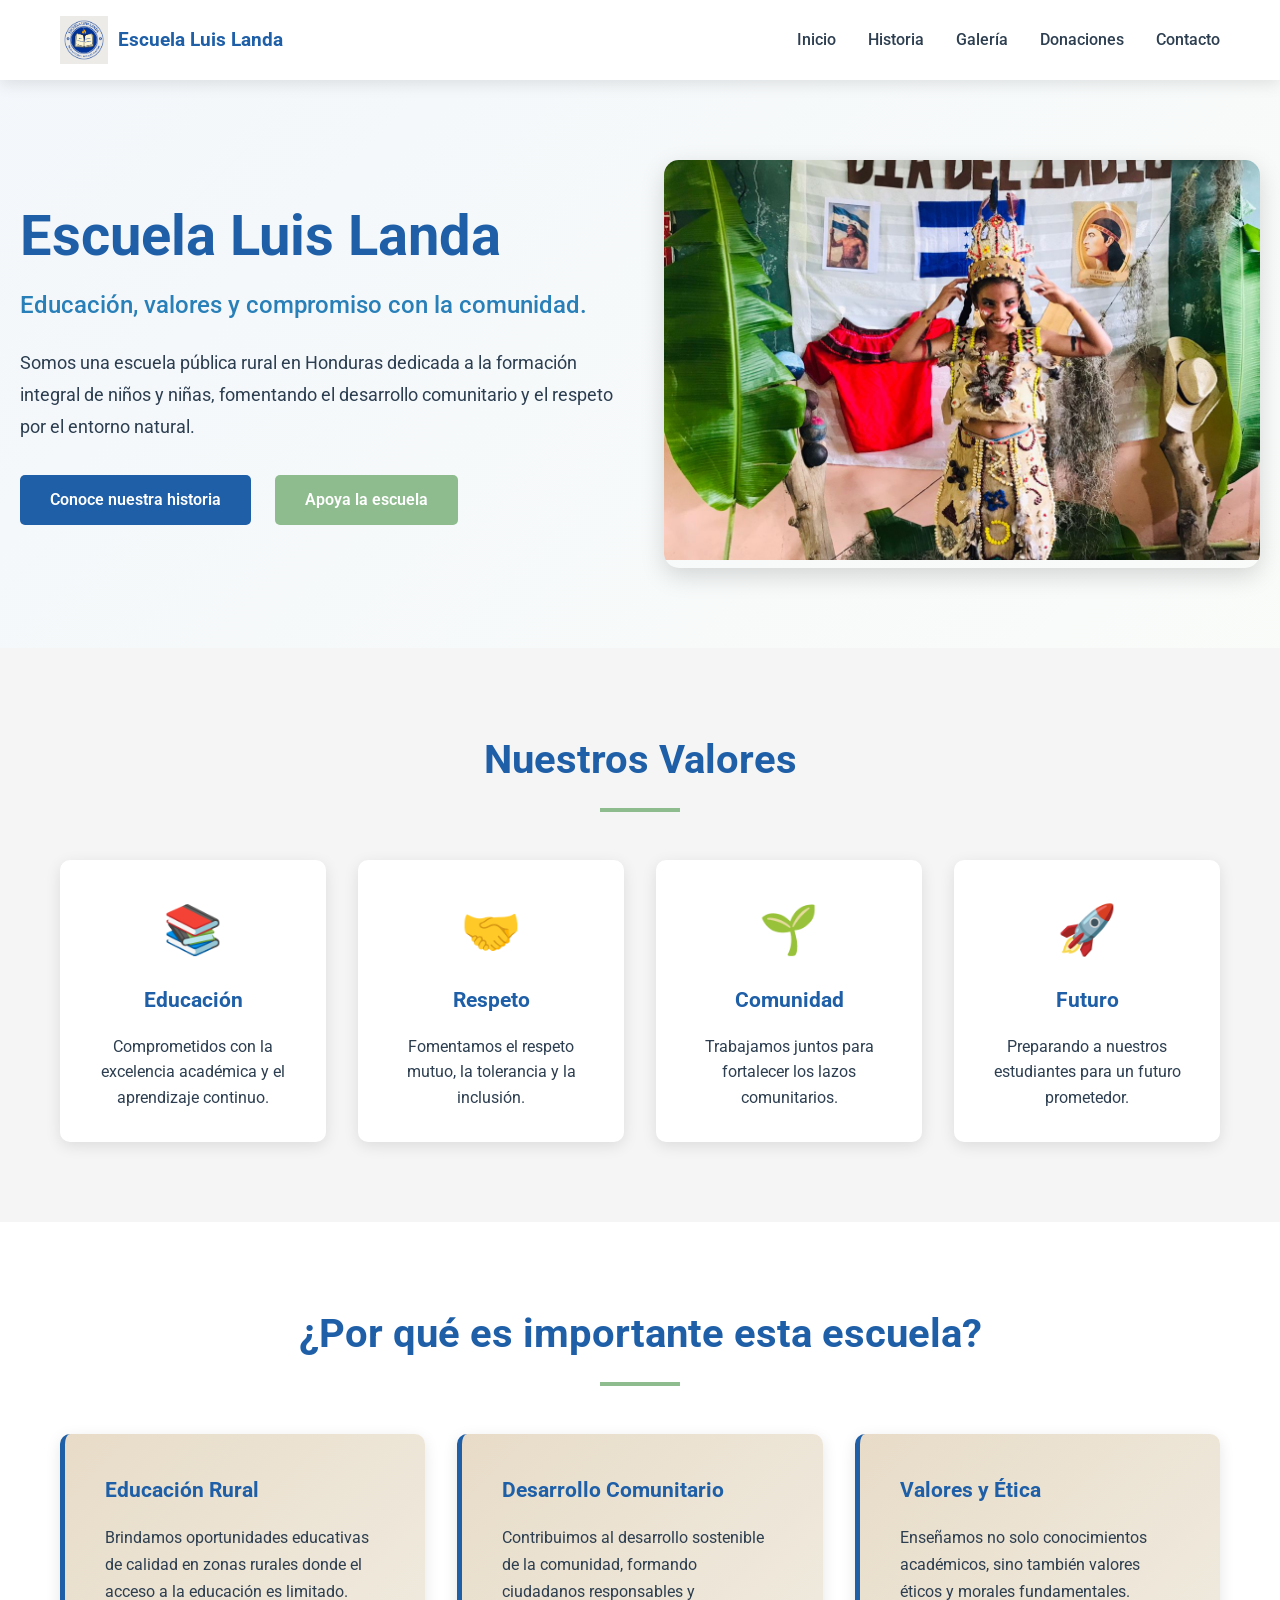
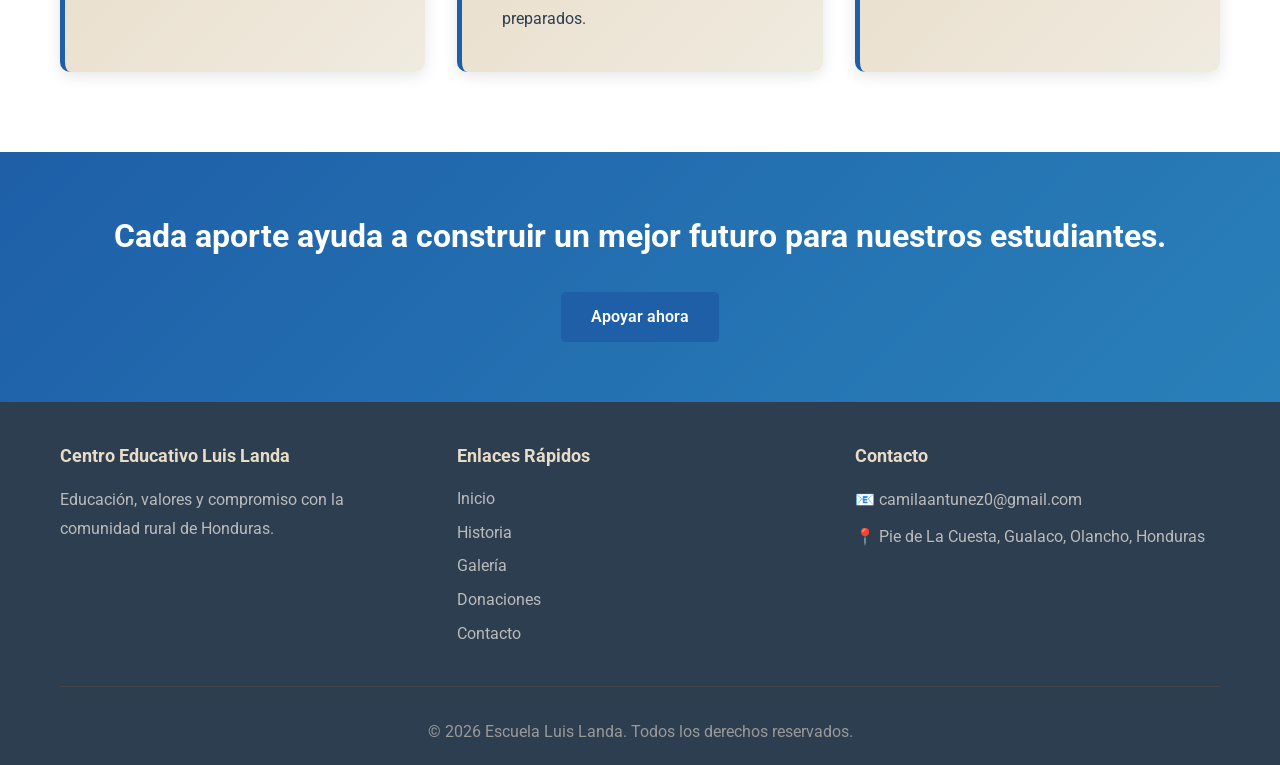
<file: index.html>
<!DOCTYPE html>
<html lang="es">
<head>
    <meta charset="UTF-8">
    <meta name="viewport" content="width=device-width, initial-scale=1.0">
    <title>Escuela Luis Landa</title>
    <link rel="stylesheet" href="css/styles.css">
    <link rel="icon" href="/src/LuisLandaWebsite/logo.png" type="image/x-icon">
    <link href="https://fonts.googleapis.com/css2?family=Roboto:wght@300;400;500;700&display=swap" rel="stylesheet">
</head>
<body>
    <header>
        <nav class="navbar">
            <div class="nav-container">
                <div class="logo">
                    <img src="/src/LuisLandaWebsite/logo.png" alt="Logo del Centro Educativo Luis Landa" class="logo-img">
                    <h1>Escuela Luis Landa</h1>
                </div>
                <ul class="nav-menu">
                    <li><a href="#inicio">Inicio</a></li>
                    <li><a href="historia.html">Historia</a></li>
                    <li><a href="galeria.html">Galería</a></li>
                    <li><a href="donaciones.html">Donaciones</a></li>
                    <li><a href="contacto.html">Contacto</a></li>
                </ul>
                <div class="hamburger">
                    <span class="bar"></span>
                    <span class="bar"></span>
                    <span class="bar"></span>
                </div>
            </div>
        </nav>
    </header>

    <main>
        <section id="inicio" class="hero">
            <div class="hero-content">
                <h2>Escuela Luis Landa</h2>
                <p class="hero-subtitle">Educación, valores y compromiso con la comunidad.</p>
                <p class="hero-text">Somos una escuela pública rural en Honduras dedicada a la formación integral de niños y niñas, fomentando el desarrollo comunitario y el respeto por el entorno natural.</p>
                <div class="hero-buttons">
                    <a href="historia.html" class="btn btn-primary">Conoce nuestra historia</a>
                    <a href="donaciones.html" class="btn btn-secondary">Apoya la escuela</a>
                </div>
            </div>
            <div class="hero-image">
                <img src="/src/LuisLandaWebsite/Pocahontas.jpeg" alt="Niña vestida con traje tradicional indigena">
            </div>
        </section>

        <section class="valores">
            <div class="container">
                <h2>Nuestros Valores</h2>
                <div class="valores-grid">
                    <div class="valor-card">
                        <div class="valor-icon">📚</div>
                        <h3>Educación</h3>
                        <p>Comprometidos con la excelencia académica y el aprendizaje continuo.</p>
                    </div>
                    <div class="valor-card">
                        <div class="valor-icon">🤝</div>
                        <h3>Respeto</h3>
                        <p>Fomentamos el respeto mutuo, la tolerancia y la inclusión.</p>
                    </div>
                    <div class="valor-card">
                        <div class="valor-icon">🌱</div>
                        <h3>Comunidad</h3>
                        <p>Trabajamos juntos para fortalecer los lazos comunitarios.</p>
                    </div>
                    <div class="valor-card">
                        <div class="valor-icon">🚀</div>
                        <h3>Futuro</h3>
                        <p>Preparando a nuestros estudiantes para un futuro prometedor.</p>
                    </div>
                </div>
            </div>
        </section>

        <section class="importancia">
            <div class="container">
                <h2>¿Por qué es importante esta escuela?</h2>
                <div class="importancia-grid">
                    <div class="importancia-card">
                        <h3>Educación Rural</h3>
                        <p>Brindamos oportunidades educativas de calidad en zonas rurales donde el acceso a la educación es limitado.</p>
                    </div>
                    <div class="importancia-card">
                        <h3>Desarrollo Comunitario</h3>
                        <p>Contribuimos al desarrollo sostenible de la comunidad, formando ciudadanos responsables y preparados.</p>
                    </div>
                    <div class="importancia-card">
                        <h3>Valores y Ética</h3>
                        <p>Enseñamos no solo conocimientos académicos, sino también valores éticos y morales fundamentales.</p>
                    </div>
                </div>
            </div>
        </section>

        <section class="cta-final">
            <div class="container">
                <h2>Cada aporte ayuda a construir un mejor futuro para nuestros estudiantes.</h2>
                <a href="donaciones.html" class="btn btn-primary">Apoyar ahora</a>
            </div>
        </section>
    </main>

    <footer>
        <div class="container">
            <div class="footer-content">
                <div class="footer-section">
                    <h3>Centro Educativo Luis Landa</h3>
                    <p>Educación, valores y compromiso con la comunidad rural de Honduras.</p>
                </div>
                <div class="footer-section">
                    <h3>Enlaces Rápidos</h3>
                    <ul>
                        <li><a href="#inicio">Inicio</a></li>
                        <li><a href="historia.html">Historia</a></li>
                        <li><a href="galeria.html">Galería</a></li>
                        <li><a href="donaciones.html">Donaciones</a></li>
                        <li><a href="contacto.html">Contacto</a></li>
                    </ul>
                </div>
                <div class="footer-section">
                    <h3>Contacto</h3>
                    <p>📧 camilaantunez0@gmail.com</p>
                    <p>📍 Pie de La Cuesta, Gualaco, Olancho, Honduras</p>
                </div>
            </div>
            <div class="footer-bottom">
                <p>&copy; 2026 Escuela Luis Landa. Todos los derechos reservados.</p>
            </div>
        </div>
    </footer>

    <script src="js/script.js"></script>
</body>
</html>
</file>
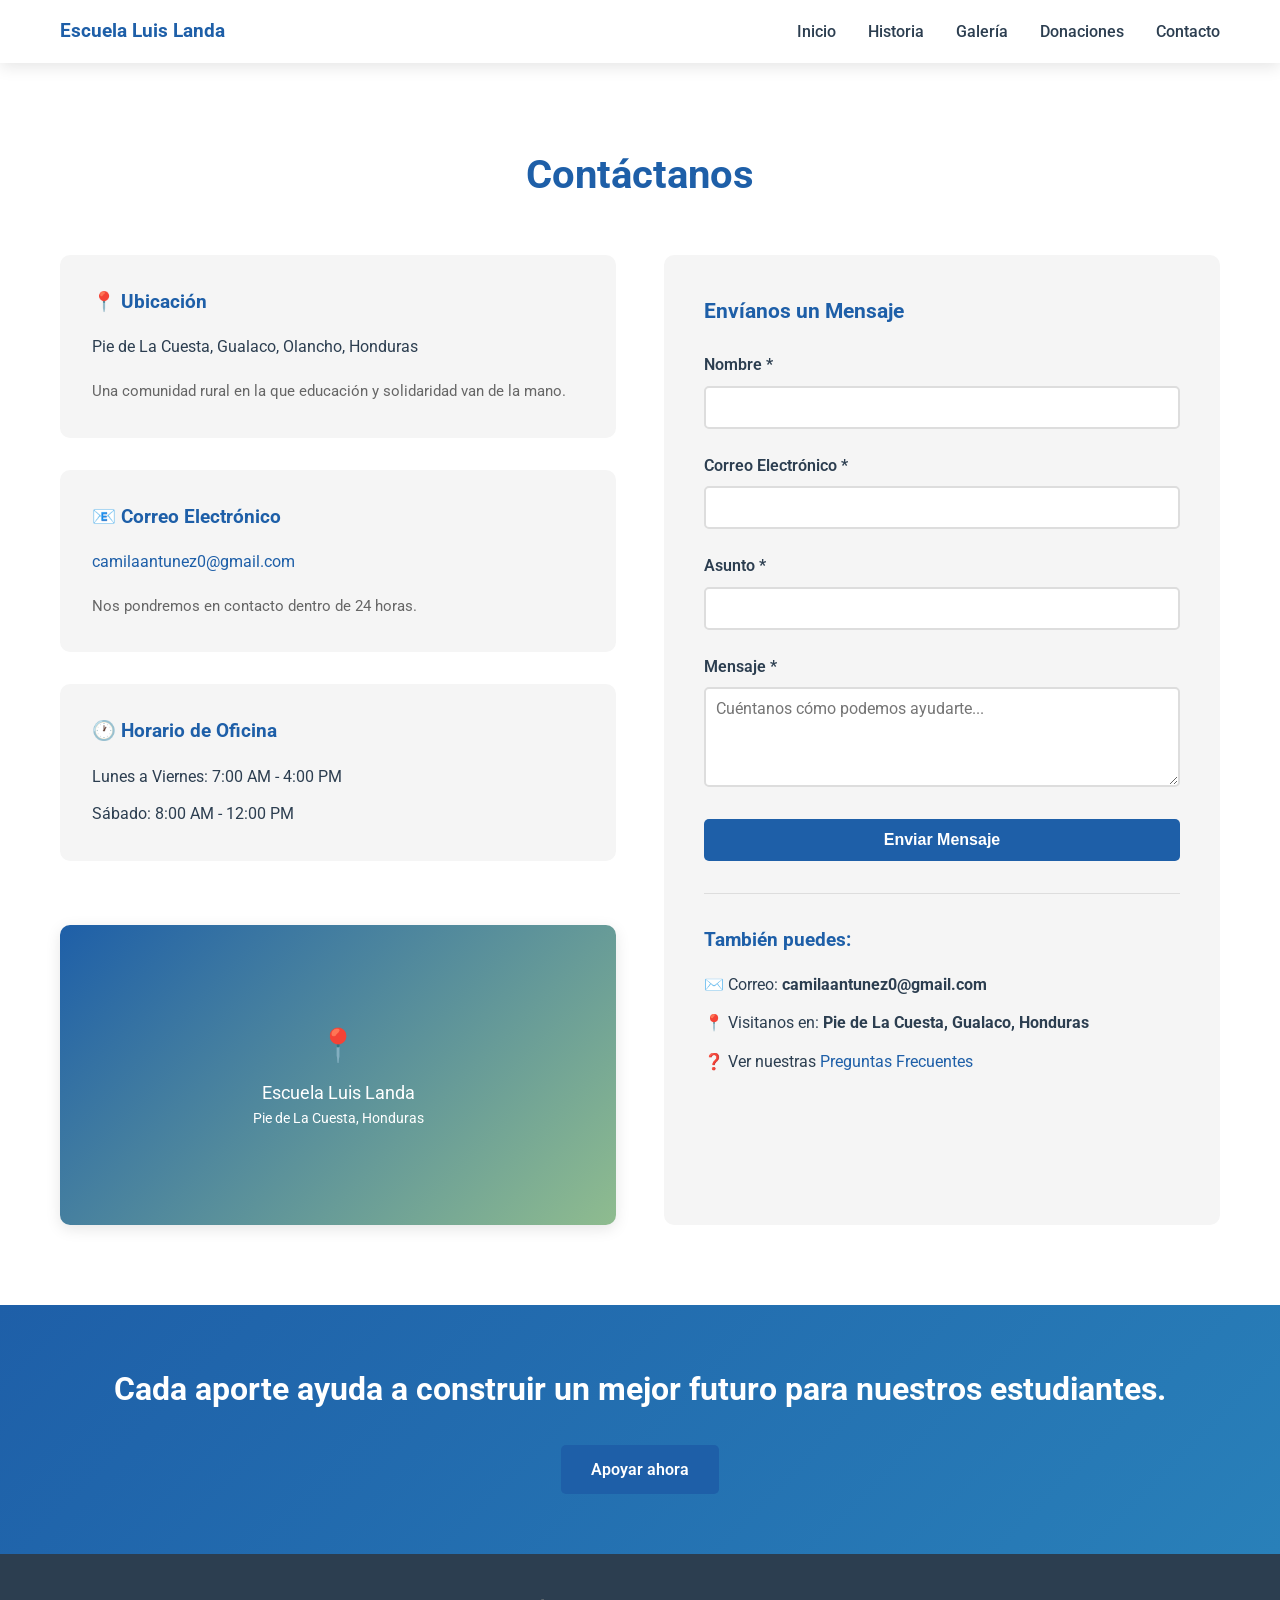
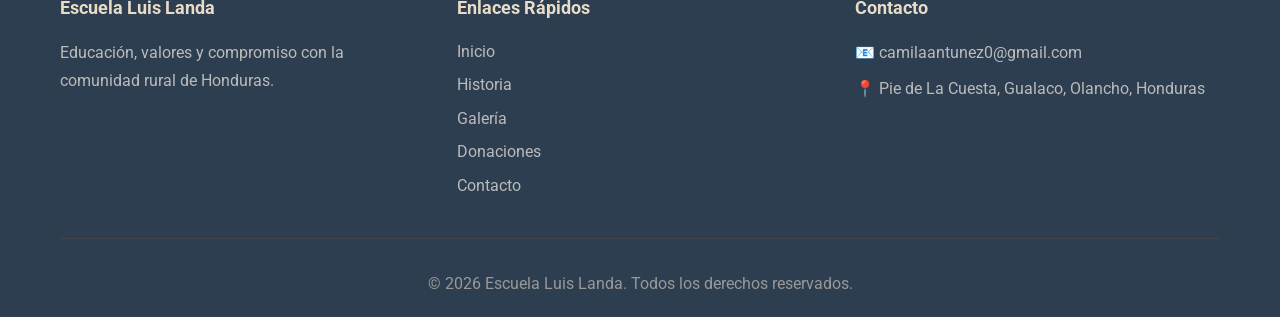
<file: contacto.html>
<!DOCTYPE html>
<html lang="es">
<head>
    <meta charset="UTF-8">
    <meta name="viewport" content="width=device-width, initial-scale=1.0">
    <title>Contacto - Escuela Luis Landa</title>
    <link rel="stylesheet" href="css/styles.css">
    <link rel="icon" href="/src/LuisLandaWebsite/logo.png" type="image/x-icon">
    <link href="https://fonts.googleapis.com/css2?family=Roboto:wght@300;400;500;700&display=swap" rel="stylesheet">
</head>
<body>
    <header>
        <nav class="navbar">
            <div class="nav-container">
                <div class="logo">
                    <h1>Escuela Luis Landa</h1>
                </div>
                <ul class="nav-menu">
                    <li><a href="index.html">Inicio</a></li>
                    <li><a href="historia.html">Historia</a></li>
                    <li><a href="galeria.html">Galería</a></li>
                    <li><a href="donaciones.html">Donaciones</a></li>
                    <li><a href="contacto.html">Contacto</a></li>
                </ul>
                <div class="hamburger">
                    <span class="bar"></span>
                    <span class="bar"></span>
                    <span class="bar"></span>
                </div>
            </div>
        </nav>
    </header>

    <main>
        <section class="contacto">
            <div class="container">
                <h1>Contáctanos</h1>

                <div class="contacto-container">
                    <div class="contacto-info">
                        <div class="contacto-item scroll-animate">
                            <h3>📍 Ubicación</h3>
                            <p>Pie de La Cuesta, Gualaco, Olancho, Honduras</p>
                            <p style="margin-top: 1rem; font-size: 0.95rem; color: #666;">Una comunidad rural en la que educación y solidaridad van de la mano.</p>
                        </div>

                        <div class="contacto-item scroll-animate">
                            <h3>📧 Correo Electrónico</h3>
                            <p><a href="mailto:camilaantunez0@gmail.com" style="color: var(--primary-blue); text-decoration: none;">camilaantunez0@gmail.com</a></p>
                            <p style="margin-top: 1rem; font-size: 0.95rem; color: #666;">Nos pondremos en contacto dentro de 24 horas.</p>
                        </div>

                        <div class="contacto-item scroll-animate">
                            <h3>🕐 Horario de Oficina</h3>
                            <p>Lunes a Viernes: 7:00 AM - 4:00 PM</p>
                            <p style="margin-top: 0.5rem;">Sábado: 8:00 AM - 12:00 PM</p>
                        </div>

                        <div class="mapa-placeholder">
                            <div style="text-align: center;">
                                <div style="font-size: 2rem; margin-bottom: 0.5rem;">📍</div>
                                <p>Escuela Luis Landa</p>
                                <p style="font-size: 0.9rem;">Pie de La Cuesta, Honduras</p>
                            </div>
                        </div>
                    </div>

                    <div class="contacto-form scroll-animate">
                        <h2>Envíanos un Mensaje</h2>
                        <form id="contact-form">
                            <div class="form-group">
                                <label for="nombre">Nombre *</label>
                                <input type="text" id="nombre" name="nombre" required>
                            </div>

                            <div class="form-group">
                                <label for="correo">Correo Electrónico *</label>
                                <input type="email" id="correo" name="correo" required>
                            </div>

                            <div class="form-group">
                                <label for="asunto">Asunto *</label>
                                <input type="text" id="asunto" name="asunto" required>
                            </div>

                            <div class="form-group">
                                <label for="mensaje">Mensaje *</label>
                                <textarea id="mensaje" name="mensaje" required placeholder="Cuéntanos cómo podemos ayudarte..."></textarea>
                            </div>

                            <button type="submit" class="btn btn-primary" style="width: 100%;">Enviar Mensaje</button>
                        </form>

                        <div style="margin-top: 2rem; padding-top: 2rem; border-top: 1px solid #ddd;">
                            <h3 style="color: var(--primary-blue); margin-bottom: 1rem;">También puedes:</h3>
                            <ul style="list-style: none;">
                                <li style="margin-bottom: 0.8rem;">✉️ Correo: <strong>camilaantunez0@gmail.com</strong></li>
                                <li style="margin-bottom: 0.8rem;">📍 Visitanos en: <strong>Pie de La Cuesta, Gualaco, Honduras</strong></li>
                                <li>❓ Ver nuestras <a href="historia.html#faq" style="color: var(--primary-blue); text-decoration: none;">Preguntas Frecuentes</a></li>
                            </ul>
                        </div>
                    </div>
                </div>
            </div>
        </section>

        <section class="cta-final">
            <div class="container">
                <h2>Cada aporte ayuda a construir un mejor futuro para nuestros estudiantes.</h2>
                <a href="donaciones.html" class="btn btn-primary">Apoyar ahora</a>
            </div>
        </section>
    </main>

    <footer>
        <div class="container">
            <div class="footer-content">
                <div class="footer-section">
                    <h3>Escuela Luis Landa</h3>
                    <p>Educación, valores y compromiso con la comunidad rural de Honduras.</p>
                </div>
                <div class="footer-section">
                    <h3>Enlaces Rápidos</h3>
                    <ul>
                        <li><a href="index.html">Inicio</a></li>
                        <li><a href="historia.html">Historia</a></li>
                        <li><a href="galeria.html">Galería</a></li>
                        <li><a href="donaciones.html">Donaciones</a></li>
                        <li><a href="contacto.html">Contacto</a></li>
                    </ul>
                </div>
                <div class="footer-section">
                    <h3>Contacto</h3>
                    <p>📧 camilaantunez0@gmail.com</p>
                    <p>📍 Pie de La Cuesta, Gualaco, Olancho, Honduras</p>
                </div>
            </div>
            <div class="footer-bottom">
                <p>&copy; 2026 Escuela Luis Landa. Todos los derechos reservados.</p>
            </div>
        </div>
    </footer>

    <script src="js/script.js"></script>
</body>
</html>
</file>
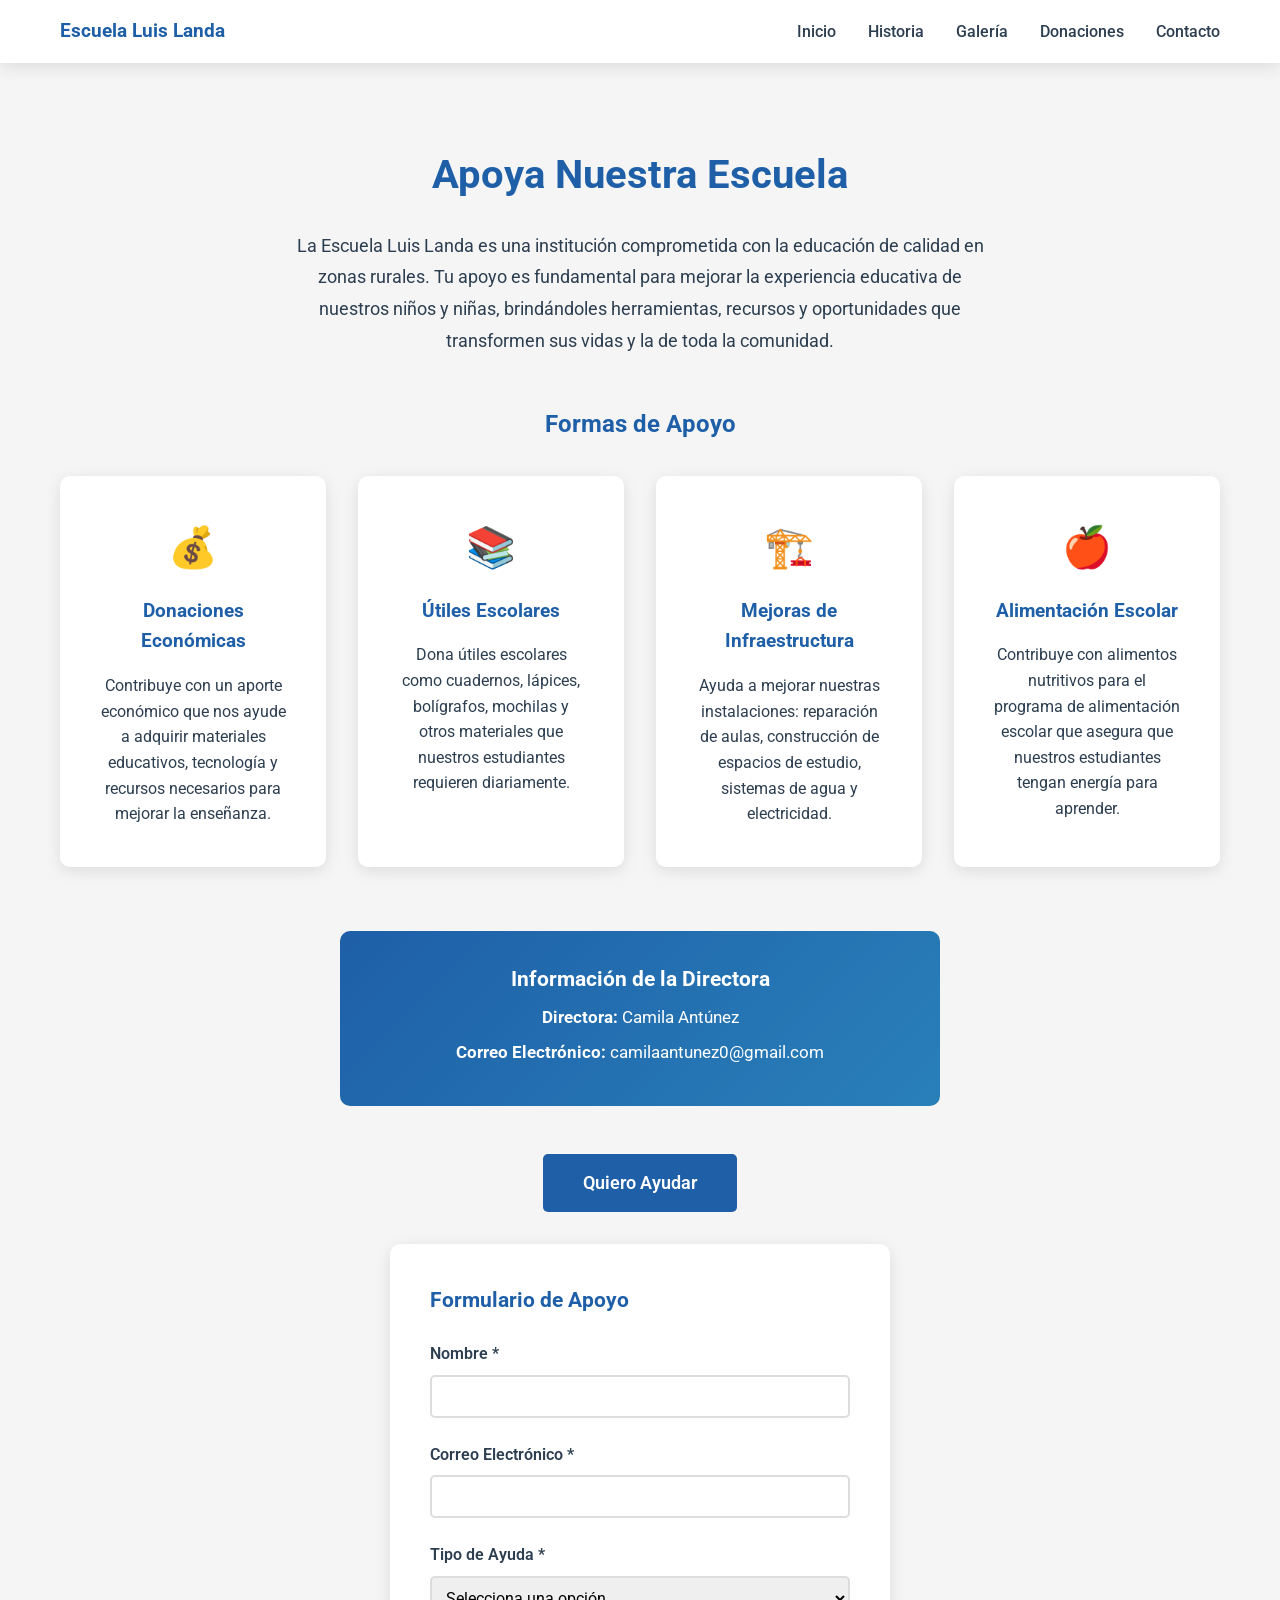
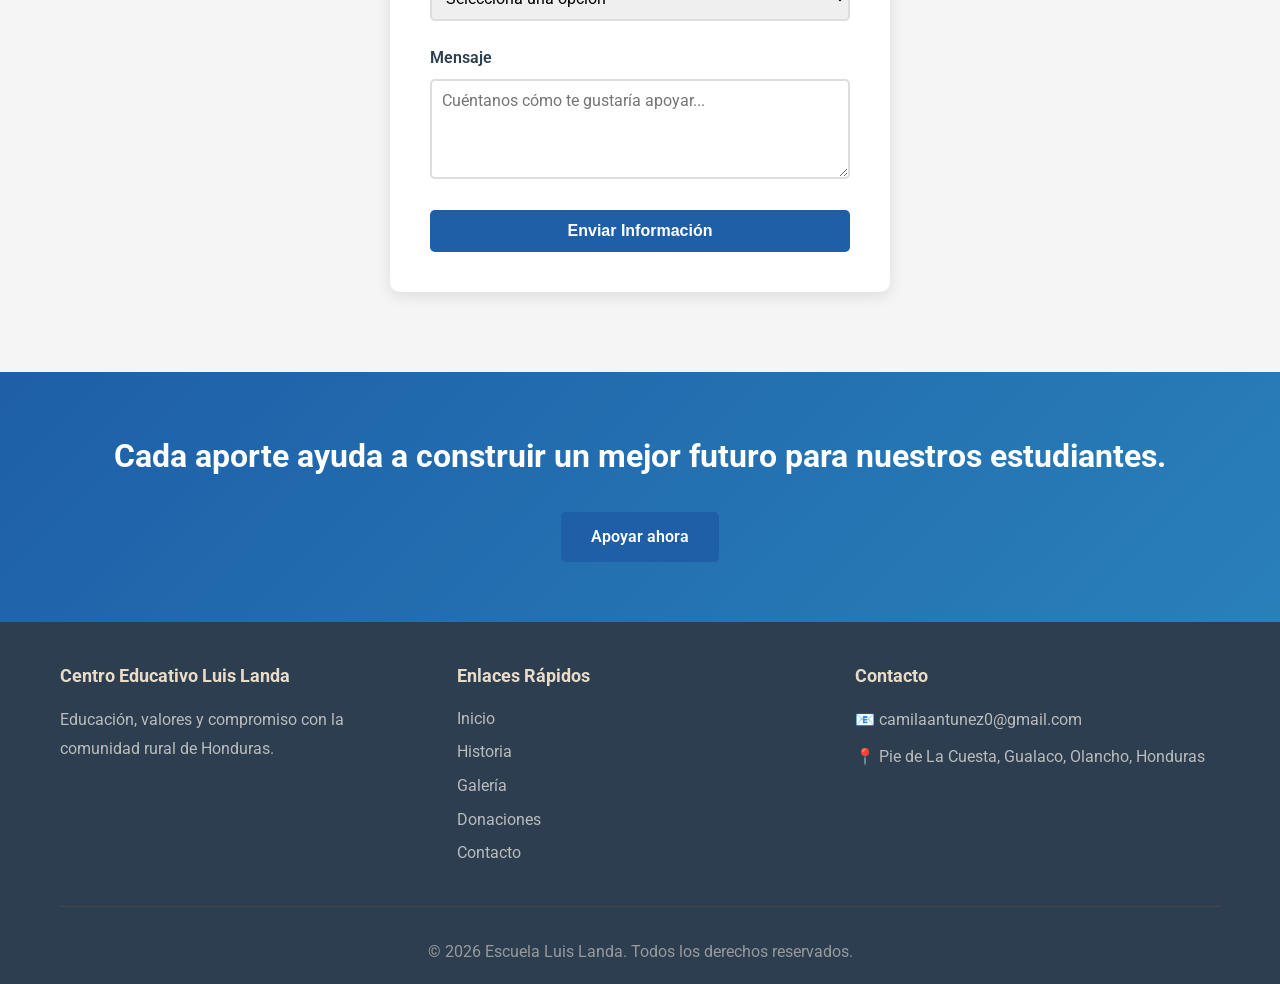
<file: donaciones.html>
<!DOCTYPE html>
<html lang="es">
<head>
    <meta charset="UTF-8">
    <meta name="viewport" content="width=device-width, initial-scale=1.0">
    <title>Donaciones - Escuela Luis Landa</title>
    <link rel="stylesheet" href="css/styles.css">
    <link rel="icon" href="/src/LuisLandaWebsite/logo.png" type="image/x-icon">
    <link href="https://fonts.googleapis.com/css2?family=Roboto:wght@300;400;500;700&display=swap" rel="stylesheet">
</head>
<body>
    <header>
        <nav class="navbar">
            <div class="nav-container">
                <div class="logo">
                    <h1>Escuela Luis Landa</h1>
                </div>
                <ul class="nav-menu">
                    <li><a href="index.html">Inicio</a></li>
                    <li><a href="historia.html">Historia</a></li>
                    <li><a href="galeria.html">Galería</a></li>
                    <li><a href="donaciones.html">Donaciones</a></li>
                    <li><a href="contacto.html">Contacto</a></li>
                </ul>
                <div class="hamburger">
                    <span class="bar"></span>
                    <span class="bar"></span>
                    <span class="bar"></span>
                </div>
            </div>
        </nav>
    </header>

    <main>
        <section class="donaciones">
            <div class="container">
                <h1>Apoya Nuestra Escuela</h1>
                <p class="donaciones-intro">La Escuela Luis Landa es una institución comprometida con la educación de calidad en zonas rurales. Tu apoyo es fundamental para mejorar la experiencia educativa de nuestros niños y niñas, brindándoles herramientas, recursos y oportunidades que transformen sus vidas y la de toda la comunidad.</p>

                <h2 style="text-align: center; color: var(--primary-blue); margin: 3rem 0 2rem;">Formas de Apoyo</h2>

                <div class="formas-apoyo">
                    <div class="apoyo-card scroll-animate">
                        <div class="apoyo-icon">💰</div>
                        <h3>Donaciones Económicas</h3>
                        <p>Contribuye con un aporte económico que nos ayude a adquirir materiales educativos, tecnología y recursos necesarios para mejorar la enseñanza.</p>
                    </div>

                    <div class="apoyo-card scroll-animate">
                        <div class="apoyo-icon">📚</div>
                        <h3>Útiles Escolares</h3>
                        <p>Dona útiles escolares como cuadernos, lápices, bolígrafos, mochilas y otros materiales que nuestros estudiantes requieren diariamente.</p>
                    </div>

                    <div class="apoyo-card scroll-animate">
                        <div class="apoyo-icon">🏗️</div>
                        <h3>Mejoras de Infraestructura</h3>
                        <p>Ayuda a mejorar nuestras instalaciones: reparación de aulas, construcción de espacios de estudio, sistemas de agua y electricidad.</p>
                    </div>

                    <div class="apoyo-card scroll-animate">
                        <div class="apoyo-icon">🍎</div>
                        <h3>Alimentación Escolar</h3>
                        <p>Contribuye con alimentos nutritivos para el programa de alimentación escolar que asegura que nuestros estudiantes tengan energía para aprender.</p>
                    </div>
                </div>

                <div class="directora-info scroll-animate">
                    <h3>Información de la Directora</h3>
                    <p><strong>Directora:</strong> Camila Antúnez</p>
                    <p><strong>Correo Electrónico:</strong> camilaantunez0@gmail.com</p>
                </div>

                <div style="text-align: center; margin: 2rem 0;">
                    <a href="#formulario-donacion" class="btn btn-primary" style="font-size: 1.1rem; padding: 15px 40px;">Quiero Ayudar</a>
                </div>

                <div id="formulario-donacion" class="donacion-form scroll-animate">
                    <h3>Formulario de Apoyo</h3>
                    <form id="donation-form">
                        <div class="form-group">
                            <label for="nombre">Nombre *</label>
                            <input type="text" id="nombre" name="nombre" required>
                        </div>

                        <div class="form-group">
                            <label for="correo">Correo Electrónico *</label>
                            <input type="email" id="correo" name="correo" required>
                        </div>

                        <div class="form-group">
                            <label for="tipo-ayuda">Tipo de Ayuda *</label>
                            <select id="tipo-ayuda" name="tipo-ayuda" required>
                                <option value="">Selecciona una opción</option>
                                <option value="economica">Donación Económica</option>
                                <option value="utiles">Útiles Escolares</option>
                                <option value="infraestructura">Mejoras de Infraestructura</option>
                                <option value="alimentacion">Alimentación Escolar</option>
                                <option value="otro">Otro</option>
                            </select>
                        </div>

                        <div class="form-group">
                            <label for="mensaje">Mensaje</label>
                            <textarea id="mensaje" name="mensaje" placeholder="Cuéntanos cómo te gustaría apoyar..."></textarea>
                        </div>

                        <button type="submit" class="btn btn-primary" style="width: 100%;">Enviar Información</button>
                    </form>
                </div>
            </div>
        </section>

        <section class="cta-final">
            <div class="container">
                <h2>Cada aporte ayuda a construir un mejor futuro para nuestros estudiantes.</h2>
                <a href="#formulario-donacion" class="btn btn-primary">Apoyar ahora</a>
            </div>
        </section>
    </main>

    <footer>
        <div class="container">
            <div class="footer-content">
                <div class="footer-section">
                    <h3>Centro Educativo Luis Landa</h3>
                    <p>Educación, valores y compromiso con la comunidad rural de Honduras.</p>
                </div>
                <div class="footer-section">
                    <h3>Enlaces Rápidos</h3>
                    <ul>
                        <li><a href="index.html">Inicio</a></li>
                        <li><a href="historia.html">Historia</a></li>
                        <li><a href="galeria.html">Galería</a></li>
                        <li><a href="donaciones.html">Donaciones</a></li>
                        <li><a href="contacto.html">Contacto</a></li>
                    </ul>
                </div>
                <div class="footer-section">
                    <h3>Contacto</h3>
                    <p>📧 camilaantunez0@gmail.com</p>
                    <p>📍 Pie de La Cuesta, Gualaco, Olancho, Honduras</p>
                </div>
            </div>
            <div class="footer-bottom">
                <p>&copy; 2026 Escuela Luis Landa. Todos los derechos reservados.</p>
            </div>
        </div>
    </footer>

    <script src="js/script.js"></script>
</body>
</html>
</file>
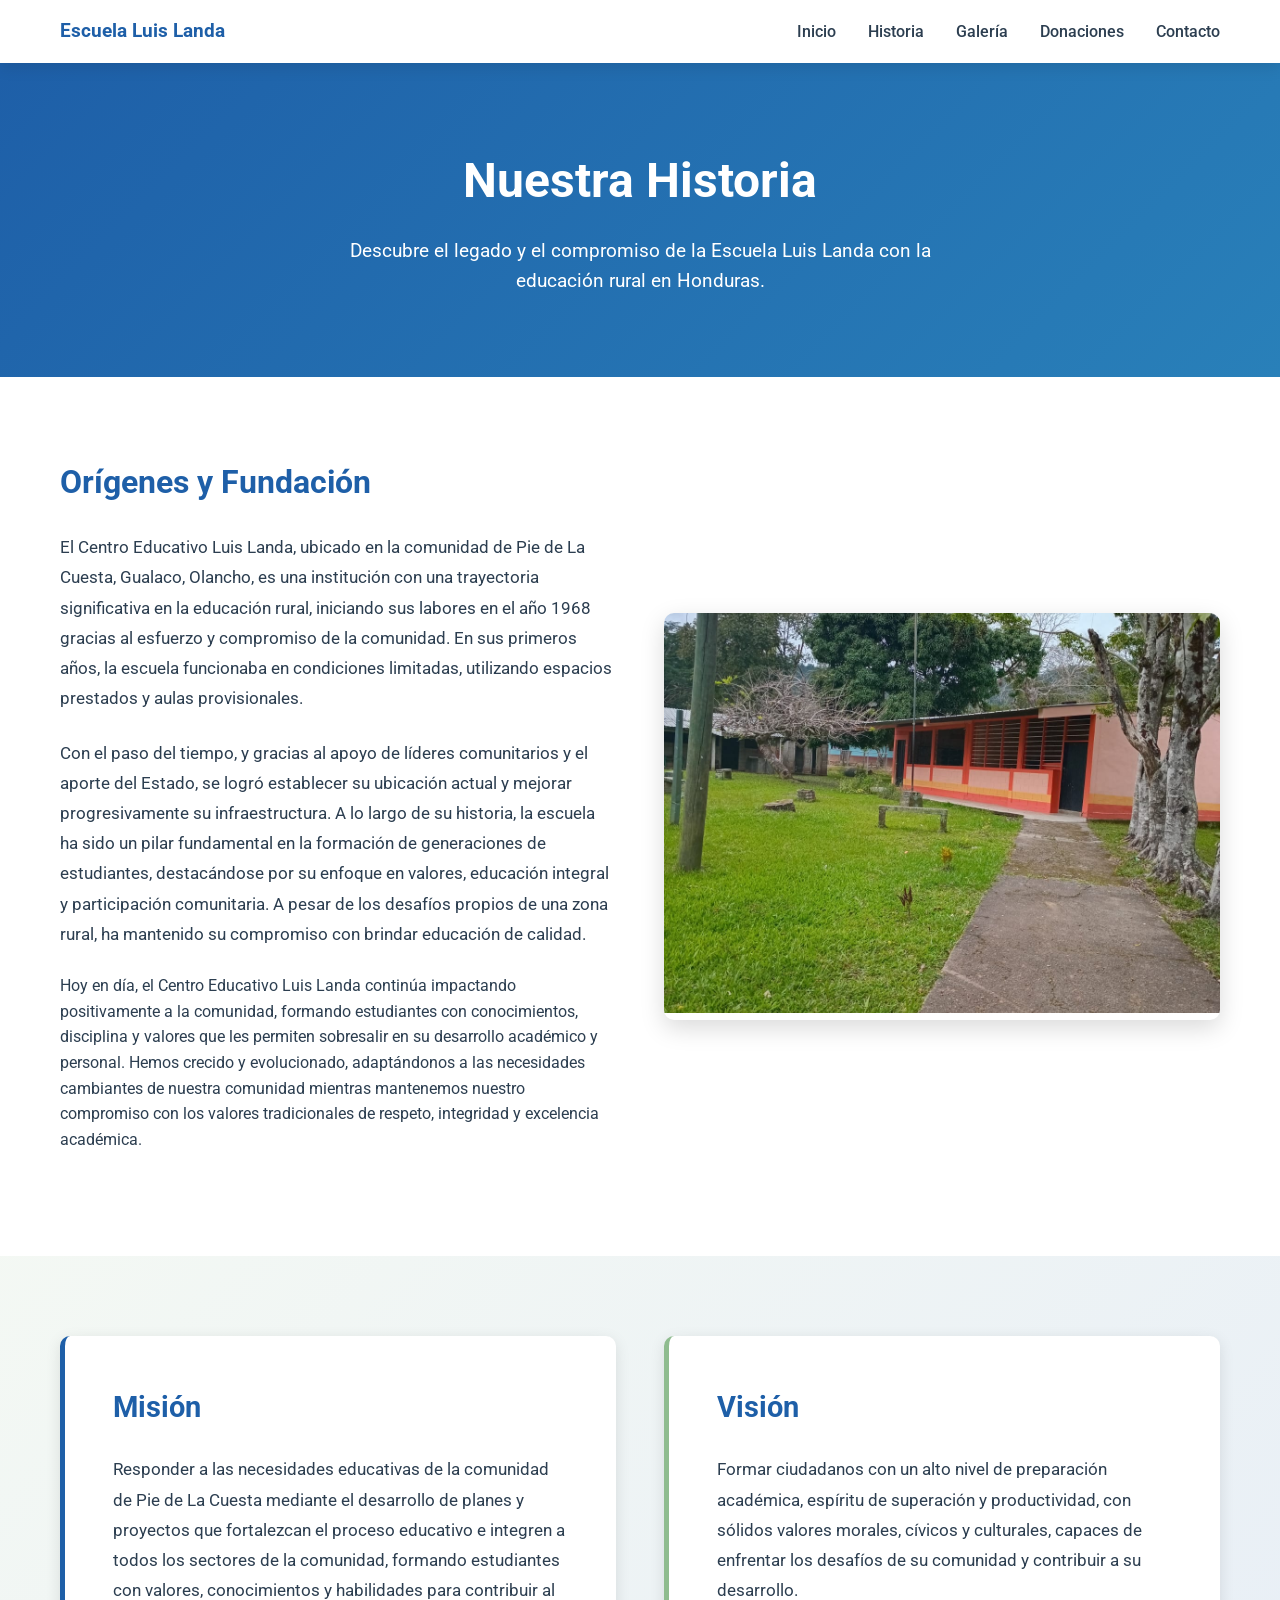
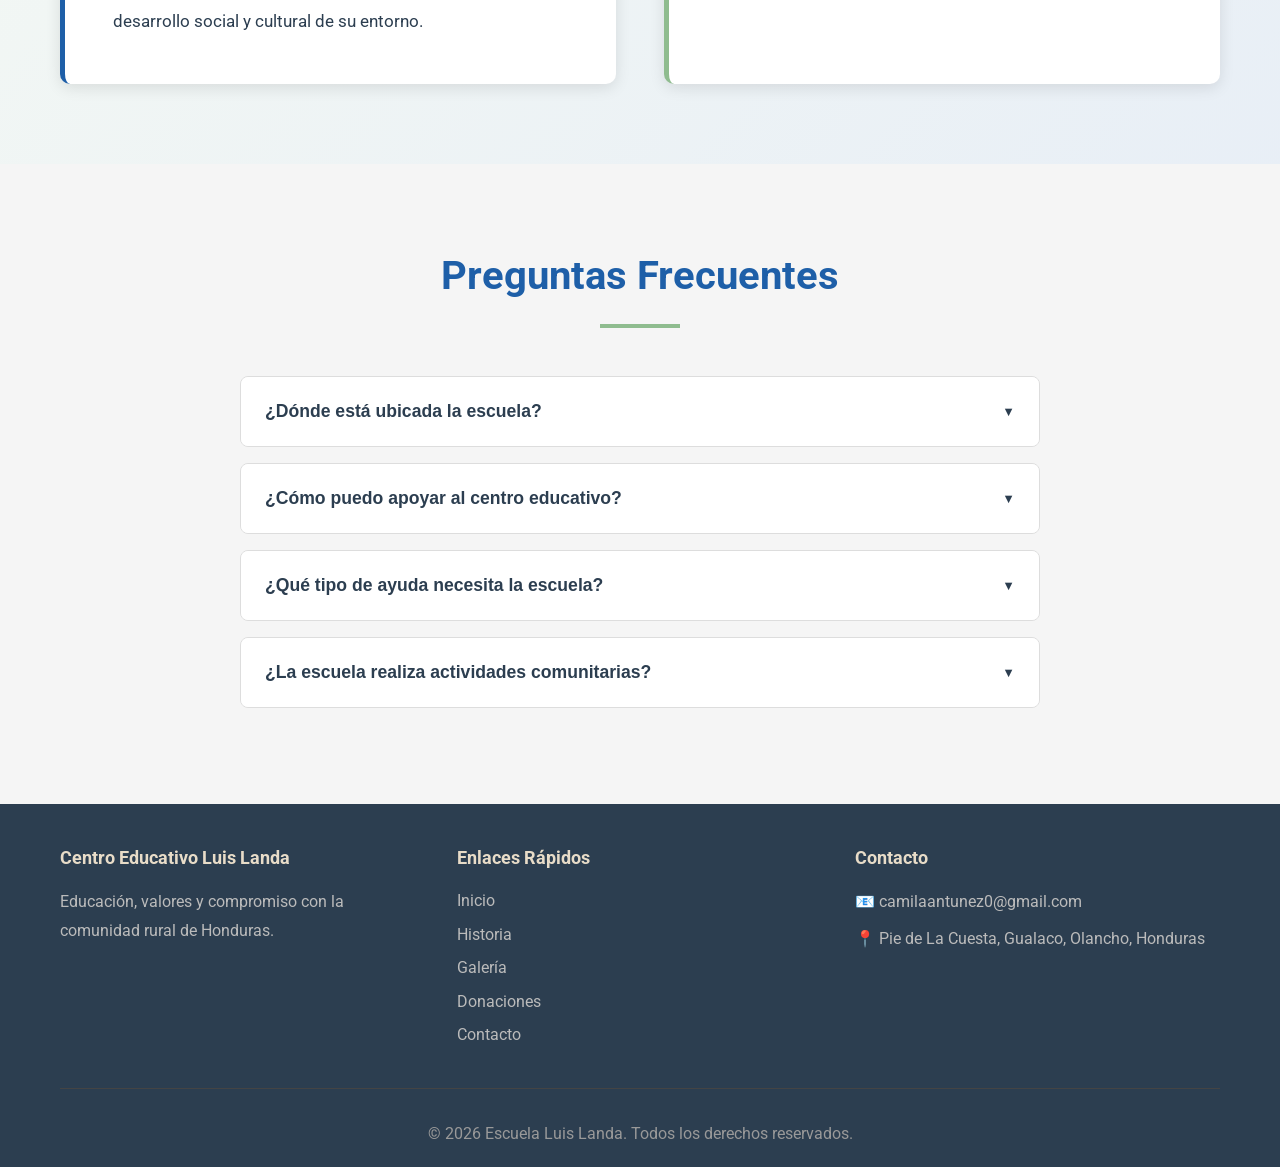
<file: historia.html>
<!DOCTYPE html>
<html lang="es">
<head>
    <meta charset="UTF-8">
    <meta name="viewport" content="width=device-width, initial-scale=1.0">
    <title>Historia - Escuela Luis Landa</title>
    <link rel="stylesheet" href="css/styles.css">
    <link rel="icon" href="/src/LuisLandaWebsite/logo.png" type="image/x-icon">
    <link href="https://fonts.googleapis.com/css2?family=Roboto:wght@300;400;500;700&display=swap" rel="stylesheet">
</head>
<body>
    <header>
        <nav class="navbar">
            <div class="nav-container">
                <div class="logo">
                    <h1>Escuela Luis Landa</h1>
                </div>
                <ul class="nav-menu">
                    <li><a href="index.html">Inicio</a></li>
                    <li><a href="historia.html">Historia</a></li>
                    <li><a href="galeria.html">Galería</a></li>
                    <li><a href="donaciones.html">Donaciones</a></li>
                    <li><a href="contacto.html">Contacto</a></li>
                </ul>
                <div class="hamburger">
                    <span class="bar"></span>
                    <span class="bar"></span>
                    <span class="bar"></span>
                </div>
            </div>
        </nav>
    </header>

    <main>
        <section class="historia-hero">
            <div class="container">
                <h1>Nuestra Historia</h1>
                <p>Descubre el legado y el compromiso de la Escuela Luis Landa con la educación rural en Honduras.</p>
            </div>
        </section>

        <section class="historia-content">
            <div class="container">
                <div class="historia-text">
                    <h2>Orígenes y Fundación</h2>
                    <p>El Centro Educativo Luis Landa, ubicado en la comunidad de Pie de La Cuesta, Gualaco, Olancho, es una institución con una trayectoria significativa en la educación rural, iniciando sus labores en el año 1968 gracias al esfuerzo y compromiso de la comunidad.
                       En sus primeros años, la escuela funcionaba en condiciones limitadas, utilizando espacios prestados y aulas provisionales. 
                     <p>Con el paso del tiempo, y gracias al apoyo de líderes comunitarios y el aporte del Estado, se logró establecer su ubicación actual y mejorar progresivamente su infraestructura.
                       A lo largo de su historia, la escuela ha sido un pilar fundamental en la formación de generaciones de estudiantes, destacándose por su enfoque en valores, educación integral y participación comunitaria. A pesar de los desafíos propios de una zona rural, ha mantenido su compromiso con brindar educación de calidad.</p>  
                       Hoy en día, el Centro Educativo Luis Landa continúa impactando positivamente a la comunidad, formando estudiantes con conocimientos, disciplina y valores que les permiten sobresalir en su desarrollo académico y personal.
                    Hemos crecido y evolucionado, adaptándonos a las necesidades cambiantes de nuestra comunidad mientras mantenemos nuestro compromiso con los valores tradicionales de respeto, integridad y excelencia académica.</p>
                    
                </div>
                <div class="historia-image">
                    <img src="/src/LuisLandaWebsite/Building.jpeg" alt="Vista histórica de la escuela">
                </div>
            </div>
        </section>

        <section class="mision-vision">
            <div class="container">
                <div class="mision">
                    <h2>Misión</h2>
                    <p>Responder a las necesidades educativas de la comunidad de Pie de La Cuesta mediante el desarrollo de planes y proyectos que fortalezcan el proceso educativo e integren a todos los sectores de la comunidad, formando estudiantes con valores, conocimientos y habilidades para contribuir al desarrollo social y cultural de su entorno.</p>
                </div>
                <div class="vision">
                    <h2>Visión</h2>
                    <p>Formar ciudadanos con un alto nivel de preparación académica, espíritu de superación y productividad, con sólidos valores morales, cívicos y culturales, capaces de enfrentar los desafíos de su comunidad y contribuir a su desarrollo.</p>
                </div>
            </div>
        </section>

        <section class="faq">
            <div class="container">
                <h2>Preguntas Frecuentes</h2>
                <div class="accordion">
                    <div class="accordion-item">
                        <button class="accordion-header">¿Dónde está ubicada la escuela?</button>
                        <div class="accordion-content">
                            <p>La escuela se encuentra en Pie de La Cuesta, Gualaco, Olancho, Honduras. Estamos ubicados en una zona rural que nos permite mantener un entorno natural y comunitario ideal para el aprendizaje.</p>
                        </div>
                    </div>
                    <div class="accordion-item">
                        <button class="accordion-header">¿Cómo puedo apoyar al centro educativo?</button>
                        <div class="accordion-content">
                            <p>Puedes apoyar de diversas formas: donaciones económicas, útiles escolares, mejoras de infraestructura o voluntariado. Visita nuestra sección de donaciones para más información.</p>
                        </div>
                    </div>
                    <div class="accordion-item">
                        <button class="accordion-header">¿Qué tipo de ayuda necesita la escuela?</button>
                        <div class="accordion-content">
                            <p>Actualmente necesitamos apoyo en materiales educativos, mantenimiento de instalaciones, programas de alimentación escolar y recursos tecnológicos para mejorar la calidad de la enseñanza.</p>
                        </div>
                    </div>
                    <div class="accordion-item">
                        <button class="accordion-header">¿La escuela realiza actividades comunitarias?</button>
                        <div class="accordion-content">
                            <p>Sí, realizamos diversas actividades comunitarias incluyendo talleres educativos, eventos culturales, programas de salud y proyectos ambientales que benefician a toda la comunidad local.</p>
                        </div>
                    </div>
                </div>
            </div>
        </section>
    </main>

    <footer>
        <div class="container">
            <div class="footer-content">
                <div class="footer-section">
                    <h3>Centro Educativo Luis Landa</h3>
                    <p>Educación, valores y compromiso con la comunidad rural de Honduras.</p>
                </div>
                <div class="footer-section">
                    <h3>Enlaces Rápidos</h3>
                    <ul>
                        <li><a href="index.html">Inicio</a></li>
                        <li><a href="historia.html">Historia</a></li>
                        <li><a href="galeria.html">Galería</a></li>
                        <li><a href="donaciones.html">Donaciones</a></li>
                        <li><a href="contacto.html">Contacto</a></li>
                    </ul>
                </div>
                <div class="footer-section">
                    <h3>Contacto</h3>
                    <p>📧 camilaantunez0@gmail.com</p>
                    <p>📍 Pie de La Cuesta, Gualaco, Olancho, Honduras</p>
                </div>
            </div>
            <div class="footer-bottom">
                <p>&copy; 2026 Escuela Luis Landa. Todos los derechos reservados.</p>
            </div>
        </div>
    </footer>

    <script src="js/script.js"></script>
</body>
</html>
</file>
<file: css/styles.css>
* {
    margin: 0;
    padding: 0;
    box-sizing: border-box;
}

:root {
    --primary-blue: #1e5fa8;
    --secondary-blue: #2980b9;
    --light-green: #8fbc8f;
    --warm-beige: #e8dcc8;
    --white: #ffffff;
    --dark-text: #2c3e50;
    --light-gray: #f5f5f5;
    --shadow: 0 4px 15px rgba(0, 0, 0, 0.1);
    --shadow-hover: 0 8px 25px rgba(0, 0, 0, 0.15);
}

html {
    scroll-behavior: smooth;
}

body {
    font-family: 'Roboto', sans-serif;
    color: var(--dark-text);
    line-height: 1.6;
    overflow-x: hidden;
}

.container {
    max-width: 1200px;
    margin: 0 auto;
    padding: 0 20px;
}

/* HEADER Y NAVEGACIÓN */
header {
    position: relative;
    z-index: 1000;
}

.navbar {
    background: var(--white);
    padding: 1rem 0;
    position: sticky;
    top: 0;
    box-shadow: var(--shadow);
    transition: all 0.3s ease;
}

.nav-container {
    max-width: 1200px;
    margin: 0 auto;
    padding: 0 20px;
    display: flex;
    justify-content: space-between;
    align-items: center;
}

.logo-img {
  height: 48px;
  width: auto;
  max-width: 100%;
  object-fit: contain;
  display: block;
}

@media (max-width: 768px) {
  .logo-img {
    height: 40px;
  }
}

@media (max-width: 480px) {
  .logo-img {
    height: 34px;
  }
}

.logo {
  display: flex;
  align-items: center;
  gap: 10px;
}

.logo h1 {
    color: var(--primary-blue);
    font-size: 1.2rem;
    font-weight: 700;
    transition: all 0.3s ease;
}

.logo h1:hover {
    color: var(--secondary-blue);
}

.nav-menu {
    display: flex;
    list-style: none;
    gap: 2rem;
}

.nav-menu a {
    text-decoration: none;
    color: var(--dark-text);
    font-weight: 500;
    transition: all 0.3s ease;
    position: relative;
}

.nav-menu a:hover {
    color: var(--primary-blue);
}

.nav-menu a::after {
    content: '';
    position: absolute;
    bottom: -5px;
    left: 0;
    width: 0;
    height: 2px;
    background: var(--primary-blue);
    transition: width 0.3s ease;
}

.nav-menu a:hover::after {
    width: 100%;
}

.hamburger {
    display: none;
    flex-direction: column;
    cursor: pointer;
}

.bar {
    width: 25px;
    height: 3px;
    background: var(--dark-text);
    margin: 5px 0;
    transition: all 0.3s ease;
    border-radius: 2px;
}

/* HERO SECTION */
.hero {
    display: grid;
    grid-template-columns: 1fr 1fr;
    align-items: center;
    gap: 3rem;
    padding: 80px 20px;
    background: linear-gradient(135deg, rgba(30, 95, 168, 0.05) 0%, rgba(143, 188, 143, 0.05) 100%);
    animation: fadeInDown 0.8s ease;
}

.hero-content h2 {
    font-size: 3.5rem;
    font-weight: 700;
    color: var(--primary-blue);
    margin-bottom: 1rem;
    line-height: 1.2;
}

.hero-subtitle {
    font-size: 1.5rem;
    color: var(--secondary-blue);
    margin-bottom: 1.5rem;
    font-weight: 500;
}

.hero-text {
    font-size: 1.1rem;
    color: var(--dark-text);
    margin-bottom: 2rem;
    line-height: 1.8;
}

.hero-buttons {
    display: flex;
    gap: 1.5rem;
    flex-wrap: wrap;
}

.hero-image {
    position: relative;
    overflow: hidden;
    border-radius: 15px;
    box-shadow: var(--shadow-hover);
    animation: fadeInRight 0.8s ease;
}

.hero-image img {
    width: 100%;
    height: 400px;
    object-fit: cover;
    transition: transform 0.3s ease;
}

.hero-image:hover img {
    transform: scale(1.05);
}

/* BOTONES */
.btn {
    display: inline-block;
    padding: 12px 30px;
    border-radius: 5px;
    text-decoration: none;
    font-weight: 600;
    transition: all 0.3s ease;
    cursor: pointer;
    border: none;
    font-size: 1rem;
}

.btn-primary {
    background: var(--primary-blue);
    color: var(--white);
}

.btn-primary:hover {
    background: var(--secondary-blue);
    box-shadow: var(--shadow-hover);
    transform: translateY(-2px);
}

.btn-secondary {
    background: var(--light-green);
    color: var(--white);
}

.btn-secondary:hover {
    background: #7aa87a;
    box-shadow: var(--shadow-hover);
    transform: translateY(-2px);
}

/* VALORES */
.valores {
    padding: 80px 20px;
    background: var(--light-gray);
}

.valores h2,
.importancia h2 {
    font-size: 2.5rem;
    color: var(--primary-blue);
    text-align: center;
    margin-bottom: 3rem;
    position: relative;
}

.valores h2::after,
.importancia h2::after {
    content: '';
    display: block;
    width: 80px;
    height: 4px;
    background: var(--light-green);
    margin: 1rem auto 0;
}

.valores-grid {
    display: grid;
    grid-template-columns: repeat(auto-fit, minmax(250px, 1fr));
    gap: 2rem;
    max-width: 1200px;
    margin: 0 auto;
}

.valor-card {
    background: var(--white);
    padding: 2rem;
    border-radius: 10px;
    text-align: center;
    box-shadow: var(--shadow);
    transition: all 0.3s ease;
    animation: fadeInUp 0.6s ease;
}

.valor-card:hover {
    transform: translateY(-10px);
    box-shadow: var(--shadow-hover);
}

.valor-icon {
    font-size: 3rem;
    margin-bottom: 1rem;
}

.valor-card h3 {
    color: var(--primary-blue);
    margin-bottom: 1rem;
    font-size: 1.3rem;
}

.valor-card p {
    color: var(--dark-text);
    line-height: 1.6;
}

/* IMPORTANCIA */
.importancia {
    padding: 80px 20px;
    background: var(--white);
}

.importancia-grid {
    display: grid;
    grid-template-columns: repeat(auto-fit, minmax(280px, 1fr));
    gap: 2rem;
    max-width: 1200px;
    margin: 0 auto;
}

.importancia-card {
    background: linear-gradient(135deg, var(--warm-beige) 0%, #f0ebe0 100%);
    padding: 2.5rem;
    border-radius: 10px;
    border-left: 5px solid var(--primary-blue);
    box-shadow: var(--shadow);
    transition: all 0.3s ease;
    animation: fadeInUp 0.6s ease;
}

.importancia-card:hover {
    transform: translateX(10px);
    box-shadow: var(--shadow-hover);
}

.importancia-card h3 {
    color: var(--primary-blue);
    margin-bottom: 1rem;
    font-size: 1.3rem;
}

.importancia-card p {
    color: var(--dark-text);
    line-height: 1.7;
}

/* HISTORIA HERO */
.historia-hero {
    background: linear-gradient(135deg, var(--primary-blue) 0%, var(--secondary-blue) 100%);
    color: var(--white);
    padding: 80px 20px;
    text-align: center;
}

.historia-hero h1 {
    font-size: 3rem;
    margin-bottom: 1rem;
}

.historia-hero p {
    font-size: 1.2rem;
    max-width: 600px;
    margin: 0 auto;
}

/* HISTORIA CONTENIDO */
.historia-content {
    padding: 80px 20px;
    background: var(--white);
}

.historia-content .container {
    display: grid;
    grid-template-columns: 1fr 1fr;
    gap: 3rem;
    align-items: center;
}

.historia-text h2 {
    font-size: 2rem;
    color: var(--primary-blue);
    margin-bottom: 1.5rem;
}

.historia-text p {
    color: var(--dark-text);
    margin-bottom: 1.5rem;
    line-height: 1.8;
    font-size: 1.05rem;
}

.historia-image {
    overflow: hidden;
    border-radius: 10px;
    box-shadow: var(--shadow-hover);
}

.historia-image img {
    width: 100%;
    height: 400px;
    object-fit: cover;
    transition: transform 0.3s ease;
}

.historia-image:hover img {
    transform: scale(1.05);
}

/* MISIÓN Y VISIÓN */
.mision-vision {
    padding: 80px 20px;
    background: linear-gradient(135deg, rgba(143, 188, 143, 0.1) 0%, rgba(30, 95, 168, 0.1) 100%);
}

.mision-vision .container {
    display: grid;
    grid-template-columns: 1fr 1fr;
    gap: 3rem;
    max-width: 1200px;
    margin: 0 auto;
}

.mision,
.vision {
    background: var(--white);
    padding: 3rem;
    border-radius: 10px;
    box-shadow: var(--shadow);
    animation: fadeInUp 0.6s ease;
}

.mision::before,
.vision::before {
    content: '';
    display: block;
    width: 5px;
    height: 100%;
    position: absolute;
    left: 0;
    top: 0;
    border-radius: 10px 0 0 10px;
}

.mision {
    position: relative;
    border-left: 5px solid var(--primary-blue);
}

.vision {
    position: relative;
    border-left: 5px solid var(--light-green);
}

.mision h2,
.vision h2 {
    font-size: 1.8rem;
    margin-bottom: 1.5rem;
    color: var(--primary-blue);
}

.mision p,
.vision p {
    color: var(--dark-text);
    line-height: 1.8;
    font-size: 1.05rem;
}

/* ACCORDIÓN (FAQ) */
.faq {
    padding: 80px 20px;
    background: var(--light-gray);
}

.faq h2 {
    font-size: 2.5rem;
    color: var(--primary-blue);
    text-align: center;
    margin-bottom: 3rem;
    position: relative;
}

.faq h2::after {
    content: '';
    display: block;
    width: 80px;
    height: 4px;
    background: var(--light-green);
    margin: 1rem auto 0;
}

.accordion {
    max-width: 800px;
    margin: 0 auto;
}

.accordion-item {
    margin-bottom: 1rem;
    border: 1px solid #ddd;
    border-radius: 8px;
    overflow: hidden;
    background: var(--white);
    animation: fadeInUp 0.6s ease;
}

.accordion-header {
    width: 100%;
    padding: 1.5rem;
    background: var(--white);
    border: none;
    text-align: left;
    cursor: pointer;
    font-size: 1.1rem;
    font-weight: 600;
    color: var(--dark-text);
    transition: all 0.3s ease;
    display: flex;
    justify-content: space-between;
    align-items: center;
}

.accordion-header:hover {
    background: var(--warm-beige);
    color: var(--primary-blue);
}

.accordion-header.active {
    background: var(--primary-blue);
    color: var(--white);
}

.accordion-header::after {
    content: '▼';
    margin-left: 1rem;
    transition: transform 0.3s ease;
    font-size: 0.8rem;
}

.accordion-header.active::after {
    transform: rotate(-180deg);
}

.accordion-content {
    padding: 1.5rem;
    background: var(--white);
    color: var(--dark-text);
    display: none;
    border-top: 1px solid #eee;
    line-height: 1.8;
}

.accordion-content.active {
    display: block;
}

/* GALERÍA */
.galeria {
    padding: 80px 20px;
    background: var(--white);
}

.galeria h1 {
    font-size: 2.5rem;
    color: var(--primary-blue);
    text-align: center;
    margin-bottom: 1rem;
}

.galeria-subtitle {
    text-align: center;
    color: var(--dark-text);
    margin-bottom: 3rem;
    font-size: 1.1rem;
}

.filtros {
    display: flex;
    justify-content: center;
    gap: 1rem;
    margin-bottom: 3rem;
    flex-wrap: wrap;
}

.filtro-btn {
    padding: 10px 25px;
    border: 2px solid var(--primary-blue);
    background: var(--white);
    color: var(--primary-blue);
    border-radius: 25px;
    cursor: pointer;
    font-weight: 600;
    transition: all 0.3s ease;
}

.filtro-btn:hover,
.filtro-btn.active {
    background: var(--primary-blue);
    color: var(--white);
}

.galeria-grid {
    display: grid;
    grid-template-columns: repeat(auto-fill, minmax(250px, 1fr));
    gap: 2rem;
    margin-bottom: 3rem;
}

.galeria-item {
    position: relative;
    overflow: hidden;
    border-radius: 10px;
    box-shadow: var(--shadow);
    cursor: pointer;
    transition: all 0.3s ease;
    animation: fadeInUp 0.6s ease;
}

.galeria-item:hover {
    transform: translateY(-10px);
    box-shadow: var(--shadow-hover);
}

.galeria-item img {
    width: 100%;
    height: 250px;
    object-fit: cover;
    transition: transform 0.3s ease;
}

.galeria-item:hover img {
    transform: scale(1.1);
}

.galeria-overlay {
    position: absolute;
    top: 0;
    left: 0;
    right: 0;
    bottom: 0;
    background: rgba(30, 95, 168, 0.8);
    display: flex;
    align-items: center;
    justify-content: center;
    opacity: 0;
    transition: opacity 0.3s ease;
}

.galeria-item:hover .galeria-overlay {
    opacity: 1;
}

.galeria-overlay-text {
    color: var(--white);
    font-weight: 600;
    font-size: 1.1rem;
}

/* MODAL GALERÍA */
.modal {
    display: none;
    position: fixed;
    z-index: 2000;
    left: 0;
    top: 0;
    width: 100%;
    height: 100%;
    background-color: rgba(0, 0, 0, 0.8);
    animation: fadeIn 0.3s ease;
}

.modal.active {
    display: flex;
    align-items: center;
    justify-content: center;
}

.modal-content {
    position: relative;
    max-width: 90%;
    max-height: 90vh;
    background: var(--white);
    border-radius: 10px;
    overflow: hidden;
}

.modal-image {
    width: 100%;
    max-height: 80vh;
    object-fit: contain;
}

.modal-close {
    position: absolute;
    top: 20px;
    right: 20px;
    font-size: 2rem;
    cursor: pointer;
    color: var(--white);
    background: rgba(0, 0, 0, 0.5);
    padding: 10px 15px;
    border-radius: 5px;
    transition: all 0.3s ease;
}

.modal-close:hover {
    background: rgba(0, 0, 0, 0.8);
}

/* DONACIONES */
.donaciones {
    padding: 80px 20px;
    background: var(--light-gray);
}

.donaciones h1 {
    font-size: 2.5rem;
    color: var(--primary-blue);
    text-align: center;
    margin-bottom: 1.5rem;
}

.donaciones-intro {
    text-align: center;
    max-width: 700px;
    margin: 0 auto 3rem;
    font-size: 1.1rem;
    color: var(--dark-text);
    line-height: 1.8;
}

.formas-apoyo {
    display: grid;
    grid-template-columns: repeat(auto-fit, minmax(250px, 1fr));
    gap: 2rem;
    margin-bottom: 4rem;
    max-width: 1200px;
    margin-left: auto;
    margin-right: auto;
}

.apoyo-card {
    background: var(--white);
    padding: 2.5rem;
    border-radius: 10px;
    text-align: center;
    box-shadow: var(--shadow);
    transition: all 0.3s ease;
    animation: fadeInUp 0.6s ease;
}

.apoyo-card:hover {
    transform: translateY(-10px);
    box-shadow: var(--shadow-hover);
    border-top: 4px solid var(--primary-blue);
}

.apoyo-icon {
    font-size: 2.5rem;
    margin-bottom: 1rem;
}

.apoyo-card h3 {
    color: var(--primary-blue);
    margin-bottom: 1rem;
    font-size: 1.2rem;
}

.apoyo-card p {
    color: var(--dark-text);
    line-height: 1.6;
}

/* DIRECTORA INFO */
.directora-info {
    background: linear-gradient(135deg, var(--primary-blue) 0%, var(--secondary-blue) 100%);
    color: var(--white);
    padding: 2rem;
    border-radius: 10px;
    text-align: center;
    margin-bottom: 3rem;
    max-width: 600px;
    margin-left: auto;
    margin-right: auto;
    animation: fadeInUp 0.6s ease;
}

.directora-info h3 {
    font-size: 1.3rem;
    margin-bottom: 0.5rem;
}

.directora-info p {
    font-size: 1.05rem;
    margin-bottom: 0.5rem;
}

/* FORMULARIO DONACIONES */
.donacion-form {
    background: var(--white);
    padding: 2.5rem;
    border-radius: 10px;
    max-width: 500px;
    margin: 0 auto;
    box-shadow: var(--shadow);
}

.donacion-form h3 {
    color: var(--primary-blue);
    margin-bottom: 1.5rem;
    font-size: 1.3rem;
}

.form-group {
    margin-bottom: 1.5rem;
}

.form-group label {
    display: block;
    margin-bottom: 0.5rem;
    color: var(--dark-text);
    font-weight: 600;
}

.form-group input,
.form-group textarea,
.form-group select {
    width: 100%;
    padding: 10px;
    border: 2px solid #ddd;
    border-radius: 5px;
    font-family: inherit;
    font-size: 1rem;
    transition: all 0.3s ease;
}

.form-group input:focus,
.form-group textarea:focus,
.form-group select:focus {
    outline: none;
    border-color: var(--primary-blue);
    box-shadow: 0 0 0 3px rgba(30, 95, 168, 0.1);
}

.form-group textarea {
    resize: vertical;
    min-height: 100px;
}

/* CONTACTO */
.contacto {
    padding: 80px 20px;
    background: var(--white);
}

.contacto h1 {
    font-size: 2.5rem;
    color: var(--primary-blue);
    text-align: center;
    margin-bottom: 3rem;
}

.contacto-container {
    max-width: 1200px;
    margin: 0 auto;
    display: grid;
    grid-template-columns: 1fr 1fr;
    gap: 3rem;
}

.contacto-info {
    display: flex;
    flex-direction: column;
    gap: 2rem;
}

.contacto-item {
    background: var(--light-gray);
    padding: 2rem;
    border-radius: 10px;
    animation: fadeInUp 0.6s ease;
}

.contacto-item h3 {
    color: var(--primary-blue);
    margin-bottom: 1rem;
    font-size: 1.2rem;
}

.contacto-item p {
    color: var(--dark-text);
    line-height: 1.8;
}

.contacto-form {
    background: var(--light-gray);
    padding: 2.5rem;
    border-radius: 10px;
    animation: fadeInUp 0.6s ease;
}

.contacto-form h2 {
    color: var(--primary-blue);
    margin-bottom: 1.5rem;
    font-size: 1.3rem;
}

.mapa-placeholder {
    width: 100%;
    height: 300px;
    background: linear-gradient(135deg, var(--primary-blue), var(--light-green));
    border-radius: 10px;
    display: flex;
    align-items: center;
    justify-content: center;
    color: var(--white);
    font-size: 1.1rem;
    margin-top: 2rem;
    box-shadow: var(--shadow);
}

/* CTA FINAL */
.cta-final {
    background: linear-gradient(135deg, var(--primary-blue) 0%, var(--secondary-blue) 100%);
    color: var(--white);
    padding: 60px 20px;
    text-align: center;
}

.cta-final h2 {
    font-size: 2rem;
    margin-bottom: 2rem;
    line-height: 1.5;
}

/* FOOTER */
footer {
    background: var(--dark-text);
    color: var(--white);
    padding: 40px 20px 20px;
}

.footer-content {
    display: grid;
    grid-template-columns: repeat(auto-fit, minmax(250px, 1fr));
    gap: 2rem;
    margin-bottom: 2rem;
}

.footer-section h3 {
    color: var(--warm-beige);
    margin-bottom: 1rem;
    font-size: 1.1rem;
}

.footer-section p {
    color: #bbb;
    line-height: 1.8;
    margin-bottom: 0.5rem;
}

.footer-section ul {
    list-style: none;
}

.footer-section ul li {
    margin-bottom: 0.5rem;
}

.footer-section a {
    color: #bbb;
    text-decoration: none;
    transition: all 0.3s ease;
}

.footer-section a:hover {
    color: var(--warm-beige);
}

.footer-bottom {
    border-top: 1px solid #444;
    padding-top: 2rem;
    text-align: center;
    color: #999;
}

/* ANIMACIONES */
@keyframes fadeInDown {
    from {
        opacity: 0;
        transform: translateY(-30px);
    }
    to {
        opacity: 1;
        transform: translateY(0);
    }
}

@keyframes fadeInRight {
    from {
        opacity: 0;
        transform: translateX(30px);
    }
    to {
        opacity: 1;
        transform: translateX(0);
    }
}

@keyframes fadeInUp {
    from {
        opacity: 0;
        transform: translateY(30px);
    }
    to {
        opacity: 1;
        transform: translateY(0);
    }
}

@keyframes fadeIn {
    from {
        opacity: 0;
    }
    to {
        opacity: 1;
    }
}

/* SCROLL ANIMATION */
.scroll-animate {
    opacity: 0;
    transform: translateY(30px);
    animation: fadeInUp 0.6s ease forwards;
}

/* RESPONSIVE */
@media (max-width: 768px) {
    .hamburger {
        display: flex;
    }

    .nav-menu {
        position: fixed;
        left: -100%;
        top: 70px;
        flex-direction: column;
        background-color: var(--white);
        width: 100%;
        text-align: center;
        transition: 0.3s;
        gap: 0;
    }

    .nav-menu.active {
        left: 0;
    }

    .nav-menu a {
        display: block;
        padding: 1.5rem 0;
    }

    .nav-menu a::after {
        display: none;
    }

    .nav-menu a:hover {
        background: var(--light-gray);
    }

    .bar.active:nth-child(1) {
        transform: rotate(-45deg) translate(-5px, 6px);
    }

    .bar.active:nth-child(2) {
        opacity: 0;
    }

    .bar.active:nth-child(3) {
        transform: rotate(45deg) translate(-5px, -6px);
    }

    .hero {
        grid-template-columns: 1fr;
        padding: 40px 20px;
    }

    .hero-content h2 {
        font-size: 2.5rem;
    }

    .hero-subtitle {
        font-size: 1.2rem;
    }

    .hero-buttons {
        flex-direction: column;
    }

    .btn {
        width: 100%;
        text-align: center;
    }

    .historia-content .container {
        grid-template-columns: 1fr;
    }

    .mision-vision .container {
        grid-template-columns: 1fr;
    }

    .contacto-container {
        grid-template-columns: 1fr;
    }

    .valores-grid,
    .importancia-grid,
    .formas-apoyo {
        grid-template-columns: 1fr;
    }

    .logo h1 {
        font-size: 1rem;
    }

    .nav-container {
        padding: 0 15px;
    }
}

@media (max-width: 480px) {
    .hero-content h2 {
        font-size: 2rem;
    }

    .hero-subtitle {
        font-size: 1rem;
    }

    .valores h2,
    .importancia h2,
    .faq h2,
    .galeria h1,
    .donaciones h1,
    .contacto h1 {
        font-size: 2rem;
    }

    .mision-vision {
        padding: 40px 20px;
    }

    .cta-final h2 {
        font-size: 1.5rem;
    }
}
</file>
